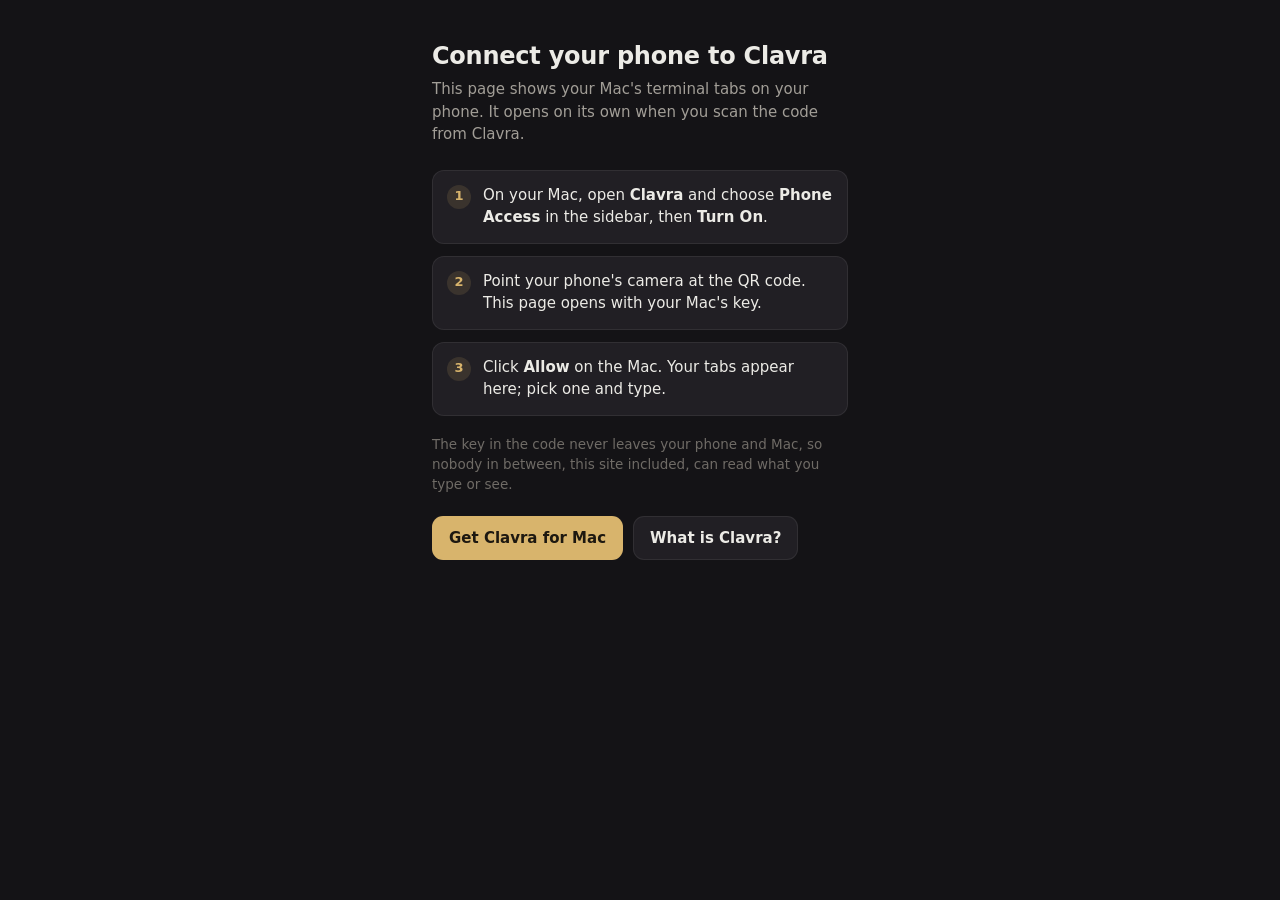
<file: site/public/connect/index.html>
<!doctype html>
<html lang="en">
<head>
<meta charset="utf-8">
<meta name="viewport" content="width=device-width, initial-scale=1, viewport-fit=cover, interactive-widget=resizes-content">
<meta name="color-scheme" content="dark">
<meta name="apple-mobile-web-app-capable" content="yes">
<meta name="robots" content="noindex, nofollow">
<meta name="referrer" content="no-referrer">
<title>Clavra</title>
<style>
  :root {
    --window: #141316; --card: #211f24; --field: #1d1c20; --line: rgba(255,255,255,.07);
    --ink: #ecebe6; --secondary: #a29e97; --tertiary: #6f6b66; --brass: #d8b46c; --coral: #e2857a;
    --terminal: #121114; --text: #e6e3dc;
  }
  * { box-sizing: border-box; -webkit-tap-highlight-color: transparent; }
  [hidden] { display: none !important; }
  html, body { margin: 0; height: 100%; background: var(--window); color: var(--ink);
    font: 15px -apple-system, BlinkMacSystemFont, "SF Pro Text", system-ui, sans-serif;
    -webkit-text-size-adjust: 100%; text-size-adjust: 100%; overscroll-behavior: none; }
  button, select, input { touch-action: manipulation; }
  body { display: flex; flex-direction: column; height: var(--height, 100dvh); width: 100%; overflow: hidden;
    padding: env(safe-area-inset-top) env(safe-area-inset-right) 0 env(safe-area-inset-left); }
  body > * { min-width: 0; max-width: 100%; }
  header { display: flex; align-items: center; gap: 10px; padding: 10px 14px; border-bottom: 1px solid var(--line); }
  header .dot { width: 7px; height: 7px; border-radius: 50%; background: var(--tertiary); flex: none; }
  header .dot.on { background: #93c7a6; }
  header select { flex: 1; min-width: 0; appearance: none; background: var(--card); color: var(--ink); border: 1px solid var(--line);
    border-radius: 10px; padding: 8px 12px; font: 500 16px -apple-system, system-ui, sans-serif; }
  header button { background: none; border: 0; color: var(--secondary); font: 500 16px -apple-system, system-ui, sans-serif;
    min-width: 44px; min-height: 44px; }
  #note { display: none; margin: 10px 14px 0; padding: 10px 12px; border-radius: 10px; background: var(--card);
    border: 1px solid var(--line); color: var(--secondary); font-size: 13.5px; }
  #note.show { display: block; }
  #note b { color: var(--ink); font-weight: 600; }
  #note.warn { border-color: rgba(226,133,122,.4); }
  .screen-wrap { flex: 1; min-height: 0; position: relative; display: flex; margin: 10px 10px 0; }
  #screen { flex: 1; min-width: 0; min-height: 0; overflow: auto; -webkit-overflow-scrolling: touch; background: var(--terminal);
    border-radius: 12px; padding: 8px; overscroll-behavior: contain;
    font-family: ui-monospace, "SF Mono", Menlo, monospace; color: var(--text); white-space: pre; line-height: 1.25; }
  #screen .row { min-height: 1.25em; }
  #screen.fit { overflow-x: hidden; }
  #latest { position: absolute; right: 10px; bottom: 10px; display: inline-flex; align-items: center; gap: 4px; height: 34px;
    padding: 0 12px 0 9px; border-radius: 17px; border: 1px solid var(--line); background: var(--card); color: var(--ink);
    font: 500 13px -apple-system, system-ui, sans-serif; }
  header #new svg { display: block; margin: auto; }
  #picker, #approve { position: fixed; inset: 0; background: rgba(0,0,0,.45); display: flex; align-items: flex-end; z-index: 5; }
  #approve { z-index: 6; }
  #approve h2 { margin: 0; font-size: 17px; font-weight: 600; }
  #approve .tag { display: inline-flex; align-items: center; gap: 6px; color: var(--coral); font-size: 12.5px; font-weight: 500; margin-bottom: 8px; }
  #approve .tag::before { content: ""; width: 7px; height: 7px; border-radius: 50%; background: var(--coral); }
  #approve-command { margin: 12px 0 8px; padding: 10px 12px; border-radius: 10px; background: var(--field); border: 1px solid var(--line);
    font: 13px ui-monospace, "SF Mono", Menlo, monospace; white-space: pre-wrap; word-break: break-all; color: var(--ink); }
  #approve-reason { margin: 0; color: var(--secondary); font-size: 14px; line-height: 1.45; }
  #approve-impact { margin: 10px 0 0; padding: 10px 12px; border-radius: 10px; background: rgba(226,133,122,.07);
    border: 1px solid rgba(226,133,122,.2); font-size: 13.5px; line-height: 1.45; color: var(--secondary); }
  #approve-impact b { display: block; color: var(--ink); font-weight: 600; margin-bottom: 2px; }
  #approve-impact span { display: block; font: 12px ui-monospace, "SF Mono", Menlo, monospace; overflow: hidden; text-overflow: ellipsis; white-space: nowrap; }
  .choices { display: flex; gap: 10px; margin-top: 16px; }
  .choices button { flex: 1; height: 48px; border-radius: 12px; font: 600 16px -apple-system, system-ui, sans-serif; border: 1px solid var(--line); }
  #approve-no { background: var(--brass); color: #1d1810; border-color: transparent; }
  #approve-yes { background: var(--card); color: var(--coral); border-color: rgba(226,133,122,.45); }
  #note.ask { cursor: pointer; }
  .sheet { width: 100%; max-height: 80%; overflow: auto; background: var(--window); border-top: 1px solid var(--line);
    border-radius: 16px 16px 0 0; padding: 14px 14px max(18px, env(safe-area-inset-bottom)); }
  .sheet-head { display: flex; align-items: center; justify-content: space-between; }
  .sheet-head h2 { margin: 0; font-size: 17px; font-weight: 600; }
  .sheet-head button { background: none; border: 0; color: var(--secondary); min-width: 44px; min-height: 44px; }
  .sheet-note { margin: 0 0 6px; color: var(--tertiary); font-size: 13px; }
  #host-list .group { margin: 14px 2px 6px; font-size: 12.5px; font-weight: 500; color: #93c7a6; }
  #host-list .group.production { color: var(--coral); }
  #host-list .group.staging { color: #8fb3dc; }
  #host-list .group.custom { color: var(--secondary); }
  #host-list button { display: flex; flex-direction: column; align-items: flex-start; gap: 2px; width: 100%; text-align: left;
    margin-bottom: 6px; padding: 11px 13px; border-radius: 11px; border: 1px solid var(--line); background: var(--card); color: var(--ink);
    font: 15px -apple-system, system-ui, sans-serif; }
  #host-list button b { font-weight: 600; }
  #host-list button span { color: var(--tertiary); font-size: 13px; }
  .cursor { outline: 1.5px solid var(--brass); outline-offset: -1px; }
  #keys { display: flex; gap: 6px; padding: 8px 10px 0; overflow-x: auto; scrollbar-width: none; }
  #keys::-webkit-scrollbar { display: none; }
  #keys button { flex: none; min-width: 44px; height: 40px; padding: 0 10px; border-radius: 9px; border: 1px solid var(--line);
    background: var(--card); color: var(--ink); font: 500 14px -apple-system, system-ui, sans-serif; }
  #keys button.on { background: rgba(216,180,108,.16); border-color: rgba(216,180,108,.5); color: var(--brass); }
  form { display: flex; gap: 8px; padding: 8px 10px max(10px, env(safe-area-inset-bottom)); }
  #input { flex: 1; min-width: 0; background: var(--field); color: var(--ink); border: 1px solid var(--line); border-radius: 10px;
    padding: 10px 12px; font: 16px ui-monospace, "SF Mono", Menlo, monospace; }
  #input:disabled { opacity: .45; }
  #send { background: var(--brass); color: #1d1810; border: 0; border-radius: 10px; padding: 0 14px; min-width: 48px; display: grid; place-items: center; }
  .center { flex: 1; display: flex; flex-direction: column; align-items: center; justify-content: center; text-align: center; padding: 30px; gap: 8px; }
  .center h1 { font-size: 20px; margin: 0; font-weight: 600; }
  .center p { margin: 0; color: var(--secondary); max-width: 300px; line-height: 1.45; }
  .how { flex: 1; padding: 36px 22px 28px; max-width: 460px; margin: 0 auto; width: 100%; }
  .how h1 { margin: 6px 0 8px; font-size: 24px; font-weight: 600; letter-spacing: -0.01em; }
  .how > p { margin: 0; color: var(--secondary); line-height: 1.5; }
  .how ol { list-style: none; counter-reset: step; margin: 24px 0 0; padding: 0; display: grid; gap: 12px; }
  .how li { counter-increment: step; display: flex; gap: 12px; align-items: baseline; padding: 14px; border-radius: 12px;
    background: var(--card); border: 1px solid var(--line); line-height: 1.45; }
  .how li::before { content: counter(step); flex: none; width: 24px; height: 24px; border-radius: 50%; display: inline-grid;
    place-items: center; background: rgba(216,180,108,.14); color: var(--brass); font-weight: 600; font-size: 13px; }
  .how b { color: var(--ink); font-weight: 600; }
  .how .note { margin-top: 18px; font-size: 13.5px; color: var(--tertiary); line-height: 1.5; }
  .how .links { display: flex; flex-wrap: wrap; gap: 10px; margin-top: 22px; }
  .how .links a { display: inline-flex; align-items: center; height: 44px; padding: 0 16px; border-radius: 11px; text-decoration: none;
    font-weight: 600; font-size: 15px; background: var(--card); color: var(--ink); border: 1px solid var(--line); }
  .how .links a.primary { background: var(--brass); color: #1d1810; border-color: transparent; }
</style>
</head>
<body>
  <section class="how" id="how" hidden>
    <h1>Connect your phone to Clavra</h1>
    <p>This page shows your Mac's terminal tabs on your phone. It opens on its own when you scan the code from Clavra.</p>
    <ol>
      <li><span>On your Mac, open <b>Clavra</b> and choose <b>Phone Access</b> in the sidebar, then <b>Turn On</b>.</span></li>
      <li><span>Point your phone's camera at the QR code. This page opens with your Mac's key.</span></li>
      <li><span>Click <b>Allow</b> on the Mac. Your tabs appear here; pick one and type.</span></li>
    </ol>
    <p class="note">The key in the code never leaves your phone and Mac, so nobody in between, this site included, can read what you type or see.</p>
    <div class="links">
      <a class="primary" href="https://github.com/Naqara-Dev/clavra/releases/latest">Get Clavra for Mac</a>
      <a href="https://clavra.naqara.dev/">What is Clavra?</a>
    </div>
  </section>
  <div class="center" id="intro">
    <h1>Connecting to Clavra…</h1>
    <p id="intro-text">Keep this page open. Your Mac will ask whether to let this phone in.</p>
  </div>
  <header id="bar" hidden>
    <span class="dot" id="dot"></span>
    <select id="tabs" aria-label="Tab"></select>
    <button id="new" type="button" aria-label="Open a saved host" hidden><svg viewBox="0 0 24 24" width="20" height="20" fill="none" stroke="currentColor" stroke-width="2" stroke-linecap="round" aria-hidden="true"><path d="M12 5v14M5 12h14"/></svg></button>
    <button id="fit" type="button" aria-label="Text size">Aa</button>
  </header>
  <div id="note"></div>
  <div class="screen-wrap" id="wrap" hidden>
    <div id="screen"></div>
    <button id="latest" type="button" hidden aria-label="Back to the latest output"><svg viewBox="0 0 24 24" width="16" height="16" fill="none" stroke="currentColor" stroke-width="2" stroke-linecap="round" stroke-linejoin="round" aria-hidden="true"><path d="M6 9l6 6 6-6"/></svg>Latest</button>
  </div>
  <div id="keys" hidden>
    <button data-key="esc">esc</button>
    <button data-key="tab">tab</button>
    <button data-key="ctrl" id="ctrl">ctrl</button>
    <button data-key="up" aria-label="Up">&#x2191;&#xFE0E;</button>
    <button data-key="down" aria-label="Down">&#x2193;&#xFE0E;</button>
    <button data-key="left" aria-label="Left">&#x2190;&#xFE0E;</button>
    <button data-key="right" aria-label="Right">&#x2192;&#xFE0E;</button>
    <button data-key="cc">⌃C</button>
    <button data-key="cd">⌃D</button>
    <button data-key="pipe">|</button>
    <button data-key="tilde">~</button>
    <button data-key="slash">/</button>
  </div>
  <form id="form" hidden autocomplete="off">
    <input id="input" autocapitalize="off" autocorrect="off" spellcheck="false" enterkeyhint="send" placeholder="Type here">
    <button id="send" type="submit" aria-label="Return"><svg viewBox="0 0 24 24" width="20" height="20" fill="none" stroke="currentColor" stroke-width="2" stroke-linecap="round" stroke-linejoin="round" aria-hidden="true"><path d="M9 10l-5 5 5 5"/><path d="M20 4v7a4 4 0 0 1-4 4H4"/></svg></button>
  </form>
  <div id="picker" hidden>
    <div class="sheet" role="dialog" aria-labelledby="picker-title">
      <div class="sheet-head">
        <h2 id="picker-title">Open a host</h2>
        <button id="picker-close" type="button" aria-label="Close"><svg viewBox="0 0 24 24" width="18" height="18" fill="none" stroke="currentColor" stroke-width="2" stroke-linecap="round" aria-hidden="true"><path d="M6 6l12 12M18 6L6 18"/></svg></button>
      </div>
      <p class="sheet-note">Opens a new tab on your Mac, signed in with what Clavra saved there.</p>
      <div id="host-list"></div>
    </div>
  </div>
  <div id="approve" hidden>
    <div class="sheet" role="dialog" aria-labelledby="approve-title">
      <div class="tag" id="approve-host"></div>
      <h2 id="approve-title">Run this?</h2>
      <div id="approve-command"></div>
      <p id="approve-reason"></p>
      <div id="approve-impact" hidden></div>
      <div class="choices">
        <button id="approve-no" type="button">Don't Run</button>
        <button id="approve-yes" type="button">Run It</button>
      </div>
    </div>
  </div>
  <script src="aead.js"></script>
  <script src="remote.js"></script>
</body>
</html>
</file>
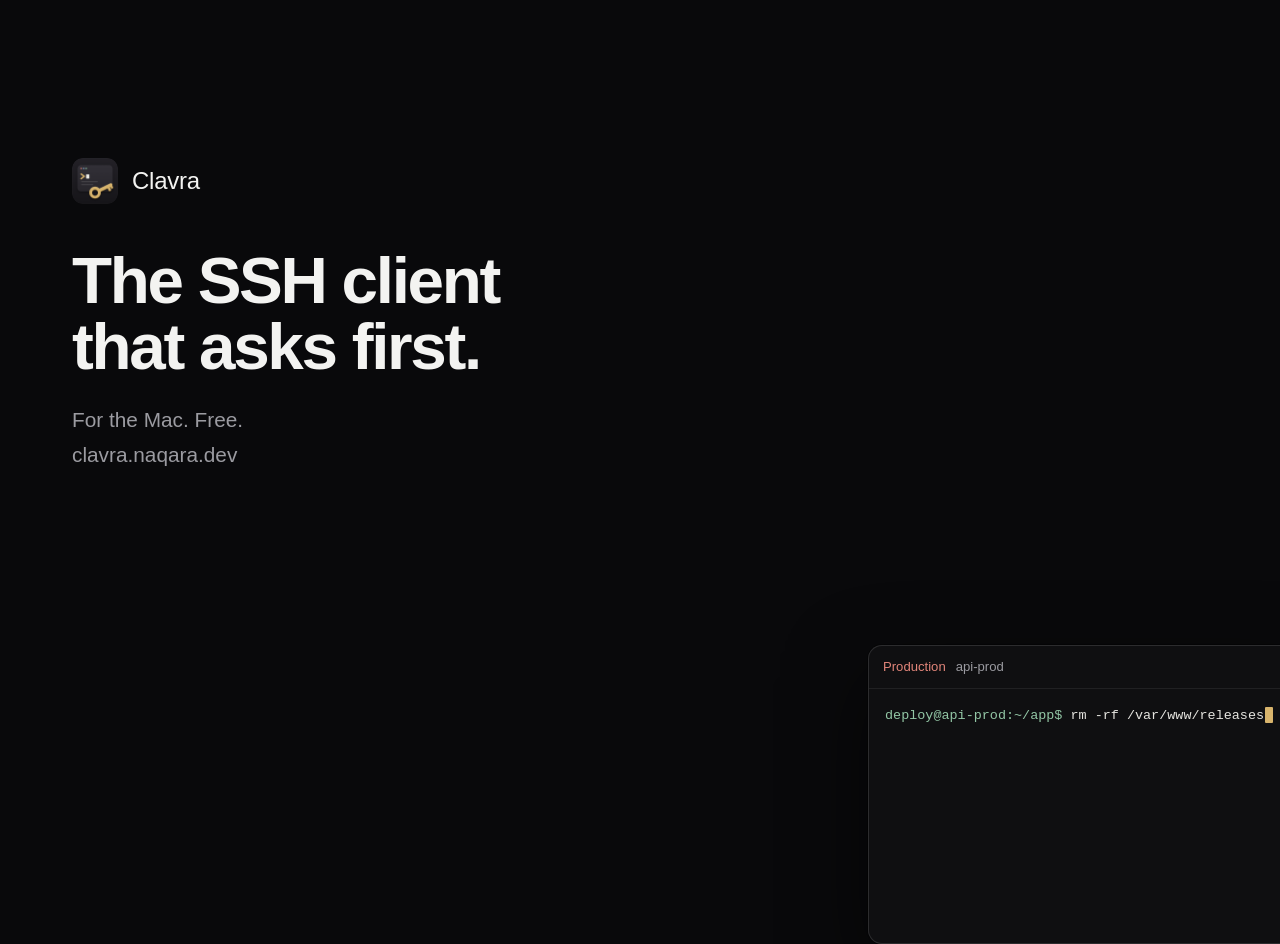
<file: site/tools/og.html>
<!doctype html>
<!-- Share image for clavra.naqara.dev, 1200 x 630. Serve site/ and screenshot:
       chrome --headless=new --hide-scrollbars --window-size=1200,630 --virtual-time-budget=4000 \
         --screenshot=public/og.png http://localhost:8000/tools/og.html -->
<html lang="en">
  <head>
    <meta charset="utf-8" />
    <link href="https://fonts.googleapis.com/css2?family=JetBrains+Mono:wght@400;500&family=Schibsted+Grotesk:wght@500;600;700&display=block" rel="stylesheet" />
    <link rel="stylesheet" href="../public/styles.css" />
    <style>
      html, body { width: 1200px; height: 630px; overflow: hidden; margin: 0; }
      .og { display: grid; grid-template-columns: 1fr 520px; gap: 56px; align-items: center; height: 630px; padding: 0 72px; }
      .og .brand { font-size: 1.5rem; gap: 14px; }
      .og .brand img { width: 46px; height: 46px; border-radius: 11px; }
      .og h1 { margin-top: 44px; font-size: 4.1rem; font-weight: 700; letter-spacing: -0.035em; line-height: 1; }
      .og p.sub { margin-top: 24px; font-size: 1.3rem; color: var(--text-2); max-width: 26ch; }
      .og .term__typed, .og .ask { animation: none; }
      .og .guard__screen { min-height: 0; }
    </style>
  </head>
  <body>
    <div class="og">
      <div>
        <span class="brand"><img src="../public/img/icon-192.png" alt="" /><span>Clavra</span></span>
        <h1>The SSH client that asks first.</h1>
        <p class="sub">For the Mac. Free. clavra.naqara.dev</p>
      </div>
      <div class="guard">
        <div class="guard__bar"><span class="place place--production">Production</span> api-prod</div>
        <div class="guard__screen">
          <p class="term"><span class="term__prompt">deploy@api-prod:~/app$</span> <span class="term__typed">rm -rf /var/www/releases</span><span class="term__caret"></span></p>
          <div class="ask">
            <p class="ask__title"><span class="dot dot--production"></span>Run this on api-prod?</p>
            <p class="ask__command">rm -rf /var/www/releases</p>
            <p class="ask__why">Deletes files without asking. Nothing has been sent yet.</p>
            <div class="ask__buttons">
              <span class="button button--brass button--small">Don't Run</span>
              <span class="button button--coral button--small">Run It</span>
            </div>
          </div>
        </div>
      </div>
    </div>
  </body>
</html>
</file>
<file: site/public/styles.css>
/* clavra.naqara.dev. Near-black, light type, hairlines for structure. Colour is kept for meaning:
   coral for production, sage and mist for the other places, brass only for the caret. */

:root {
  --bg: #09090b;
  --bg-2: #0f0f12;
  --bg-3: #16161a;
  --bg-4: #1e1e23;
  --line: rgba(255, 255, 255, 0.07);
  --line-2: rgba(255, 255, 255, 0.12);
  --text: #f3f3f1;
  --text-2: #9b9ba1;
  --text-3: #66666d;
  --light: #f3f3f1;
  --brass: #d8b46c;
  --coral: #e2857a;
  --mist: #8fb3dc;
  --sage: #93c7a6;
  --terminal: #111113;
  --sans: "Geist", -apple-system, BlinkMacSystemFont, "Segoe UI", sans-serif;
  --mono: "Geist Mono", ui-monospace, "SF Mono", Menlo, monospace;
  --wrap: 1200px;
  --ease: cubic-bezier(0.2, 0.75, 0.25, 1);
}

*,
*::before,
*::after {
  box-sizing: border-box;
}

html {
  -webkit-text-size-adjust: 100%;
  text-size-adjust: 100%;
  scroll-behavior: smooth;
}

body {
  margin: 0;
  background: var(--bg);
  overflow-x: hidden;
  color: var(--text);
  font: 400 1rem/1.65 var(--sans);
  -webkit-font-smoothing: antialiased;
  -moz-osx-font-smoothing: grayscale;
}

img {
  display: block;
  max-width: 100%;
  height: auto;
}

a {
  color: inherit;
  text-decoration-color: rgba(255, 255, 255, 0.25);
  text-underline-offset: 3px;
  transition: color 160ms ease;
}

a:hover {
  color: #fff;
}

:focus-visible {
  outline: 2px solid var(--light);
  outline-offset: 3px;
  border-radius: 6px;
}

code {
  font: 0.88em var(--mono);
  color: var(--text);
  background: var(--bg-3);
  border-radius: 5px;
  padding: 0.1em 0.38em;
  white-space: nowrap;
}

h1,
h2,
h3 {
  margin: 0;
  font-weight: 500;
  letter-spacing: -0.03em;
  line-height: 1.1;
}

h2 {
  font-size: clamp(1.9rem, 3.6vw, 2.9rem);
  letter-spacing: -0.038em;
  line-height: 1.08;
  max-width: 20ch;
}

h3 {
  font-size: 1.05rem;
  letter-spacing: -0.01em;
}

p {
  margin: 0;
}

.nowrap {
  white-space: nowrap;
}

.wrap {
  width: min(var(--wrap), 100% - 32px);
  margin-inline: auto;
}

.skip {
  position: absolute;
  left: -999px;
  top: 8px;
  background: var(--light);
  color: var(--bg);
  padding: 8px 14px;
  border-radius: 8px;
  z-index: 10;
}

.skip:focus {
  left: 16px;
}

.section__lede {
  margin-top: 16px;
  color: var(--text-2);
  max-width: 52ch;
  font-size: 1.125rem;
  font-weight: 300;
}

/* ---------- Top bar ---------- */

.top {
  position: sticky;
  top: 0;
  z-index: 5;
  border-bottom: 1px solid transparent;
  transition: background-color 240ms ease, border-color 240ms ease;
}

.is-scrolled .top {
  background: rgba(9, 9, 11, 0.72);
  backdrop-filter: blur(14px) saturate(140%);
  -webkit-backdrop-filter: blur(14px) saturate(140%);
  border-bottom-color: var(--line);
}

.top__row {
  display: flex;
  align-items: center;
  gap: 40px;
  height: 68px;
}

.brand {
  display: flex;
  align-items: center;
  gap: 10px;
  text-decoration: none;
  font-weight: 500;
  font-size: 1.05rem;
  letter-spacing: -0.01em;
}

.brand img {
  border-radius: 7px;
  width: 26px;
  height: 26px;
}

.top__nav {
  flex: 1;
  display: flex;
  align-items: center;
  gap: 30px;
  font-size: 0.95rem;
}

.top__nav a {
  text-decoration: none;
  color: var(--text-2);
}

.top__nav a:hover,
.top__nav a.is-current {
  color: var(--text);
}

.top__nav .top__download {
  margin-left: auto;
  color: var(--bg);
  background: var(--light);
  padding: 7px 14px;
  border-radius: 9px;
  font-weight: 500;
}

.top__nav .top__download:hover {
  color: var(--bg);
  background: #fff;
}

/* ---------- Buttons ---------- */

.button {
  display: inline-flex;
  align-items: center;
  justify-content: center;
  gap: 8px;
  height: 44px;
  padding: 0 20px;
  border-radius: 10px;
  font: 500 0.98rem var(--sans);
  letter-spacing: -0.005em;
  text-decoration: none;
  border: 1px solid transparent;
  cursor: pointer;
  transition: background-color 160ms ease, border-color 160ms ease, color 160ms ease, transform 120ms ease;
}

.button:active {
  transform: scale(0.98);
}

.button--light {
  background: var(--light);
  color: var(--bg);
}

.button--light:hover {
  background: #fff;
  color: var(--bg);
}

.button--dark {
  background: var(--bg-3);
  border-color: var(--line);
  color: var(--text);
}

.button--dark:hover {
  background: var(--bg-4);
  color: var(--text);
}

.button--coral,
.button--coral:hover {
  color: var(--coral);
}

.button--small {
  height: 34px;
  padding: 0 14px;
  font-size: 0.88rem;
  border-radius: 8px;
}

/* ---------- Hero ---------- */

.hero {
  position: relative;
  isolation: isolate;
  padding: clamp(56px, 9vw, 128px) 0 clamp(64px, 8vw, 112px);
}

/* A faint light from above the stage, nothing more. */
.hero::before {
  content: "";
  position: absolute;
  z-index: -1;
  inset: 34% 0 auto;
  height: 70%;
  background: radial-gradient(60% 50% at 50% 30%, rgba(216, 180, 108, 0.07), transparent 70%);
  pointer-events: none;
}

.hero h1 {
  font-size: clamp(2.4rem, 5vw, 4.3rem);
  font-weight: 500;
  letter-spacing: -0.045em;
  line-height: 1.03;
  max-width: 22ch;
}

.hero__lede {
  margin-top: 22px;
  font-size: clamp(1.1rem, 1.5vw, 1.3rem);
  font-weight: 300;
  color: var(--text-2);
  max-width: 48ch;
}

.hero__row {
  display: flex;
  flex-wrap: wrap;
  align-items: center;
  justify-content: space-between;
  gap: 20px;
  margin-top: 34px;
}

.hero__actions {
  display: flex;
  flex-wrap: wrap;
  gap: 10px;
}

.hero__side {
  text-decoration: none;
  font-weight: 500;
  color: var(--text);
}

.hero__side span {
  display: inline-block;
  transition: transform 200ms var(--ease);
}

.hero__side:hover span {
  transform: translateX(3px);
}

.hero__fine {
  margin-top: 16px;
  font-size: 0.88rem;
  color: var(--text-3);
}

/* The stage: the app, with the guard card resting on its corner. */
.stage {
  position: relative;
  margin-top: clamp(48px, 7vw, 80px);
  padding: clamp(10px, 1.6vw, 18px);
  border: 1px solid var(--line);
  border-radius: 22px;
  background: linear-gradient(180deg, rgba(255, 255, 255, 0.025), rgba(255, 255, 255, 0) 40%), var(--bg-2);
}

.window {
  margin: 0;
  border-radius: 12px;
  overflow: hidden;
  border: 1px solid var(--line);
  background: var(--bg-2);
}

.window--hero {
  border-radius: 12px;
}

/* The guard card: a terminal with Clavra's question over it. site.js plays it: a risky command
   types itself, Return is pressed, the question comes up, Don't Run is chosen. */
.guard {
  position: relative;
  margin-top: 14px;
  background: rgba(17, 17, 19, 0.92);
  border: 1px solid var(--line-2);
  border-radius: 14px;
  overflow: hidden;
  box-shadow: 0 30px 80px rgba(0, 0, 0, 0.55), 0 0 0 1px rgba(0, 0, 0, 0.4);
  backdrop-filter: blur(16px);
  -webkit-backdrop-filter: blur(16px);
}

@media (min-width: 960px) {
  .guard {
    position: absolute;
    right: -28px;
    bottom: -44px;
    width: 440px;
    margin: 0;
  }
}

.guard__bar {
  display: flex;
  align-items: center;
  gap: 10px;
  padding: 10px 14px;
  font-size: 0.82rem;
  color: var(--text-2);
  border-bottom: 1px solid var(--line);
}

.guard__lights {
  display: flex;
  gap: 6px;
  margin-right: 4px;
}

.guard__lights i {
  width: 9px;
  height: 9px;
  border-radius: 50%;
  background: var(--bg-4);
}

.guard__count {
  margin-left: auto;
  font: 400 0.76rem var(--mono);
  color: var(--text-3);
}

.guard__count.is-bumped [data-held] {
  display: inline-block;
  color: var(--text);
  animation: bump 420ms var(--ease);
}

.place {
  font-weight: 500;
}

.place--production {
  color: var(--coral);
}

.guard__screen {
  position: relative;
  min-height: 268px;
  padding: 16px 16px 18px;
  font: 0.84rem/1.6 var(--mono);
}

.term {
  color: #e6e5e0;
  word-break: break-all;
}

.term__prompt {
  color: var(--sage);
}

.term__typed {
  white-space: pre-wrap;
}

.term__caret {
  display: inline-block;
  width: 0.6em;
  height: 1.15em;
  margin-left: 1px;
  vertical-align: text-bottom;
  background: var(--brass);
  border-radius: 1px;
  animation: blink 1.05s steps(1) infinite;
}

.guard.is-typing .term__caret {
  animation: none;
}

.term__key {
  display: inline-block;
  margin-left: 10px;
  padding: 1px 7px;
  font: 400 0.7rem var(--sans);
  color: var(--text-2);
  border: 1px solid var(--line-2);
  border-radius: 6px;
  vertical-align: 2px;
  opacity: 0;
  transform: translateY(4px);
  transition: opacity 160ms ease, transform 160ms ease;
}

.term__key.is-pressed {
  opacity: 1;
  transform: translateY(0);
  animation: keypress 360ms var(--ease);
}

.term--after {
  margin-top: 10px;
  color: var(--sage);
  animation: rise 360ms var(--ease) both;
}

.ask {
  margin-top: 20px;
  padding: 14px 16px 16px;
  background: var(--bg-3);
  border: 1px solid var(--line);
  border-radius: 12px;
  font-family: var(--sans);
  opacity: 0;
  transform: translateY(10px);
  transition: opacity 300ms var(--ease), transform 400ms var(--ease);
}

.ask.is-in {
  opacity: 1;
  transform: none;
}

.ask[hidden] {
  display: none;
}

.ask__title {
  font-weight: 500;
  font-size: 0.98rem;
}

.ask__title::before {
  content: "";
  display: inline-block;
  width: 7px;
  height: 7px;
  margin-right: 8px;
  border-radius: 50%;
  background: var(--coral);
  vertical-align: 1px;
}

.ask__command {
  margin-top: 10px;
  padding: 8px 10px;
  background: var(--bg);
  border-radius: 7px;
  font: 0.84rem var(--mono);
  word-break: break-all;
}

.ask__why {
  margin-top: 10px;
  font-size: 0.88rem;
  color: var(--text-2);
}

.ask__buttons {
  display: flex;
  flex-wrap: wrap;
  gap: 8px;
  margin-top: 14px;
}

.ask .button.is-pressed {
  transform: scale(0.95);
}

/* ---------- What the guard catches, going by ---------- */

.ticker {
  overflow: hidden;
  border-block: 1px solid var(--line);
  padding: 18px 0;
  -webkit-mask-image: linear-gradient(90deg, transparent, #000 10%, #000 90%, transparent);
  mask-image: linear-gradient(90deg, transparent, #000 10%, #000 90%, transparent);
}

.ticker__track {
  display: flex;
  width: max-content;
  animation: ticker 60s linear infinite;
}

.ticker:hover .ticker__track {
  animation-play-state: paused;
}

.ticker__list {
  display: flex;
  gap: 44px;
  margin: 0;
  padding: 0 22px;
  list-style: none;
}

.ticker__list li {
  display: flex;
  align-items: baseline;
  gap: 10px;
  white-space: nowrap;
}

.ticker__list code {
  background: none;
  padding: 0;
  color: var(--text-2);
  font-size: 0.9rem;
}

.ticker__list span {
  font-size: 0.76rem;
  color: var(--coral);
  opacity: 0.85;
}

/* ---------- Places ---------- */

.places {
  padding: clamp(80px, 11vw, 144px) 0 clamp(64px, 8vw, 104px);
}

/* One window split three ways, the way the app shows them. */
.panes {
  margin-top: 56px;
  border: 1px solid var(--line);
  border-radius: 14px;
  overflow: hidden;
  background: var(--terminal);
}

.panes__bar {
  display: flex;
  align-items: center;
  height: 38px;
  padding: 0 14px;
  border-bottom: 1px solid var(--line);
}

.panes__lights {
  display: flex;
  gap: 6px;
}

.panes__lights i {
  width: 9px;
  height: 9px;
  border-radius: 50%;
  background: var(--bg-4);
}

.panes__row {
  display: grid;
}

.pane {
  position: relative;
  padding: 14px 18px 20px;
}

.pane + .pane {
  border-top: 1px solid var(--line);
}

.pane--production::before {
  content: "";
  position: absolute;
  inset: 0 0 auto;
  height: 1px;
  background: var(--coral);
}

.pane .pane__name {
  font-size: 0.82rem;
}

.pane .pane__name span {
  color: var(--text-3);
  font-weight: 400;
}

.places__list {
  list-style: none;
  margin: 32px 0 0;
  padding: 0;
  display: grid;
  gap: 24px;
}

@media (min-width: 820px) {
  .panes__row,
  .places__list {
    grid-template-columns: repeat(3, 1fr);
  }
  .pane + .pane {
    border-top: 0;
    border-left: 1px solid var(--line);
  }
  .places__list {
    gap: 0;
  }
  .places__item {
    padding-right: 32px;
  }
}

.places__item h3 {
  font-size: 1rem;
}

.places__item p {
  margin-top: 6px;
  color: var(--text-2);
  font-size: 0.95rem;
  font-weight: 300;
  max-width: 34ch;
}

/* ---------- Features ---------- */

.features {
  padding: clamp(40px, 6vw, 80px) 0 clamp(24px, 4vw, 48px);
}

.feature {
  display: grid;
  gap: 28px;
  align-items: center;
  padding-bottom: clamp(64px, 9vw, 120px);
}

@media (min-width: 960px) {
  .feature {
    grid-template-columns: 340px 1fr;
    gap: 72px;
  }
  .feature--flip {
    grid-template-columns: 1fr 340px;
  }
  .feature--flip .feature__text {
    order: 2;
  }
}

.feature__text h2 {
  font-size: clamp(1.6rem, 2.6vw, 2.1rem);
}

.feature__text p {
  margin-top: 16px;
  color: var(--text-2);
  font-weight: 300;
  font-size: 1.04rem;
}

.feature .window {
  border-radius: 14px;
}

/* ---------- Made for the bad day ---------- */

.more {
  padding: clamp(72px, 10vw, 128px) 0;
  border-top: 1px solid var(--line);
}

.more__list {
  list-style: none;
  margin: 56px 0 0;
  padding: 0;
  display: grid;
  column-gap: 40px;
}

@media (min-width: 640px) {
  .more__list {
    grid-template-columns: repeat(2, 1fr);
  }
}

@media (min-width: 1000px) {
  .more__list {
    grid-template-columns: repeat(4, 1fr);
  }
}

.more__item {
  padding: 22px 0 34px;
  border-top: 1px solid var(--line);
}

.more__item p {
  margin-top: 10px;
  color: var(--text-2);
  font-size: 0.93rem;
  line-height: 1.6;
}

.more__item code {
  white-space: normal;
}

/* ---------- Phone ---------- */

.phone {
  padding: clamp(72px, 10vw, 128px) 0;
  border-top: 1px solid var(--line);
}

.phone__grid {
  display: grid;
  gap: 56px;
  align-items: center;
}

@media (min-width: 900px) {
  .phone__grid {
    grid-template-columns: 320px 1fr;
    gap: 96px;
  }
}

.phone__shot {
  position: relative;
  margin: 0 auto;
  width: min(320px, 78vw);
  border-radius: 40px;
  overflow: hidden;
  border: 1px solid var(--line-2);
  padding: 8px;
  background: var(--bg-3);
}

.phone__shot img {
  border-radius: 32px;
}

.phone__text > p {
  margin-top: 18px;
  color: var(--text-2);
  font-weight: 300;
  font-size: 1.04rem;
  max-width: 54ch;
}

.steps {
  margin: 28px 0 0;
  padding: 0;
  list-style: none;
  counter-reset: step;
  display: grid;
  gap: 12px;
}

.steps li {
  counter-increment: step;
  display: flex;
  align-items: baseline;
  gap: 14px;
  color: var(--text-3);
  transition: color 300ms ease;
}

.steps li::before {
  content: counter(step);
  flex: none;
  display: inline-grid;
  place-items: center;
  width: 24px;
  height: 24px;
  border-radius: 50%;
  border: 1px solid var(--line-2);
  color: var(--text-3);
  font: 400 0.78rem var(--mono);
  transition: background-color 300ms ease, color 300ms ease, border-color 300ms ease;
}

.steps li.is-on {
  color: var(--text);
}

.steps li.is-on::before {
  background: var(--light);
  border-color: var(--light);
  color: var(--bg);
}

.no-motion .steps li,
.no-motion .steps li::before {
  color: inherit;
}

.phone__actions {
  display: flex;
  flex-wrap: wrap;
  gap: 10px;
  margin-top: 30px;
}

.phone .phone__safe {
  margin-top: 30px;
  padding-top: 22px;
  border-top: 1px solid var(--line);
  font-size: 0.92rem;
  color: var(--text-3);
}

.phone__scan {
  position: absolute;
  z-index: 1;
  inset: 0 0 auto;
  height: 1px;
  background: var(--light);
  opacity: 0;
  pointer-events: none;
}

.phone__shot.is-scanning .phone__scan {
  animation: scan 1.6s var(--ease) 2;
}

/* ---------- Details ---------- */

.details {
  padding: clamp(72px, 10vw, 128px) 0;
  border-top: 1px solid var(--line);
}

.details__list {
  margin: 48px 0 0;
  display: grid;
  border-top: 1px solid var(--line);
}

@media (min-width: 820px) {
  .details__list {
    grid-template-columns: 1fr 1fr;
    column-gap: 64px;
  }
}

.details__list div {
  padding: 22px 0;
  border-bottom: 1px solid var(--line);
}

.details__list dt {
  font-weight: 500;
}

.details__list dd {
  margin: 6px 0 0;
  color: var(--text-2);
  font-size: 0.95rem;
  max-width: 52ch;
}

/* ---------- FAQ ---------- */

.faq {
  padding: clamp(72px, 10vw, 128px) 0;
  border-top: 1px solid var(--line);
}

.faq__wrap {
  max-width: 820px;
}

.faq h2 {
  margin-bottom: 36px;
}

.faq details {
  border-top: 1px solid var(--line);
}

.faq details:last-of-type {
  border-bottom: 1px solid var(--line);
}

.faq summary {
  cursor: pointer;
  list-style: none;
  padding: 20px 40px 20px 0;
  font-weight: 400;
  font-size: 1.05rem;
  position: relative;
  transition: color 160ms ease;
}

.faq summary:hover {
  color: #fff;
}

.faq summary::-webkit-details-marker {
  display: none;
}

.faq summary::after {
  content: "+";
  position: absolute;
  right: 4px;
  top: 16px;
  font-size: 1.35rem;
  font-weight: 300;
  color: var(--text-3);
  transition: transform 300ms var(--ease);
}

.faq details[open] summary::after {
  transform: rotate(45deg);
}

.faq details > p {
  overflow: hidden;
  padding-bottom: 22px;
  color: var(--text-2);
  font-weight: 300;
  max-width: 64ch;
}

.faq details code {
  white-space: normal;
}

/* ---------- End ---------- */

.end {
  padding: clamp(80px, 11vw, 144px) 0 clamp(72px, 9vw, 112px);
  border-top: 1px solid var(--line);
}

.end__row {
  display: flex;
  flex-wrap: wrap;
  align-items: flex-end;
  justify-content: space-between;
  gap: 32px;
}

.end h2 {
  font-size: clamp(2.4rem, 5.4vw, 4.4rem);
  letter-spacing: -0.045em;
  max-width: none;
}

.end p {
  margin-top: 14px;
  color: var(--text-2);
  font-weight: 300;
  font-size: 1.1rem;
}

.end__actions {
  display: flex;
  flex-wrap: wrap;
  gap: 10px;
}

/* ---------- Footer ---------- */

.foot {
  border-top: 1px solid var(--line);
  padding: 28px 0 44px;
  font-size: 0.88rem;
  color: var(--text-3);
}

.foot__row {
  display: flex;
  flex-wrap: wrap;
  justify-content: space-between;
  gap: 16px;
}

.foot nav {
  display: flex;
  flex-wrap: wrap;
  gap: 22px;
}

.foot a {
  color: var(--text-2);
  text-decoration: none;
}

.foot a:hover {
  color: var(--text);
}

/* ---------- Labels and the little terminals under them ---------- */

.label {
  display: inline-flex;
  align-items: center;
  gap: 9px;
  font-size: 1rem;
  font-weight: 500;
}

.label::before {
  content: "";
  width: 7px;
  height: 7px;
  border-radius: 50%;
  background: currentColor;
}

.label--personal { color: var(--sage); }
.label--staging { color: var(--mist); }
.label--production { color: var(--coral); }

.mini {
  margin-top: 12px;
  height: 84px;
  font: 0.8rem/1.6 var(--mono);
  color: #e6e5e0;
  overflow: hidden;
}

.mini__line {
  white-space: pre-wrap;
  word-break: break-all;
}

.mini .p { color: var(--sage); }
.mini .ghost { color: var(--text-3); }
.mini .out { color: var(--text-2); display: block; animation: rise 300ms var(--ease) both; }
.mini .held {
  display: inline-block;
  margin-top: 6px;
  font: 400 0.74rem var(--sans);
  color: var(--coral);
  animation: rise 300ms var(--ease) both;
}
.mini .chip {
  display: inline-block;
  margin-left: 6px;
  padding: 0 6px;
  border: 1px solid var(--line-2);
  border-radius: 5px;
  font: 400 0.7rem var(--sans);
  color: var(--text-2);
  animation: keypress 360ms var(--ease);
}
.mini .caret {
  display: inline-block;
  width: 0.55em;
  height: 1.05em;
  vertical-align: text-bottom;
  background: var(--brass);
  border-radius: 1px;
  animation: blink 1.05s steps(1) infinite;
}

/* ---------- Header on phones ---------- */

.top__menu {
  display: none;
}

@media (max-width: 760px) {
  .top__row {
    justify-content: space-between;
    height: 60px;
  }

  .top {
    background: rgba(9, 9, 11, 0.8);
    backdrop-filter: blur(14px);
    -webkit-backdrop-filter: blur(14px);
    border-bottom-color: var(--line);
  }

  .top__menu {
    display: inline-flex;
    align-items: center;
    gap: 10px;
    height: 36px;
    padding: 0 12px;
    border-radius: 9px;
    border: 1px solid var(--line);
    background: var(--bg-3);
    color: var(--text);
    font: 400 0.9rem var(--sans);
    cursor: pointer;
  }

  .top__menu-lines,
  .top__menu-lines::before,
  .top__menu-lines::after {
    display: block;
    width: 15px;
    height: 1.5px;
    border-radius: 2px;
    background: currentColor;
    transition: transform 280ms var(--ease), opacity 200ms ease;
  }

  .top__menu-lines {
    position: relative;
  }

  .top__menu-lines::before,
  .top__menu-lines::after {
    content: "";
    position: absolute;
    left: 0;
  }

  .top__menu-lines::before { top: -5px; }
  .top__menu-lines::after { top: 5px; }

  .top__menu[aria-expanded="true"] .top__menu-lines { background: transparent; }
  .top__menu[aria-expanded="true"] .top__menu-lines::before { transform: translateY(5px) rotate(45deg); }
  .top__menu[aria-expanded="true"] .top__menu-lines::after { transform: translateY(-5px) rotate(-45deg); }

  .top__nav {
    position: absolute;
    top: 100%;
    left: 0;
    right: 0;
    flex-direction: column;
    align-items: stretch;
    gap: 0;
    padding: 8px 16px 18px;
    background: var(--bg);
    border-bottom: 1px solid var(--line);
    opacity: 0;
    visibility: hidden;
    transform: translateY(-6px);
    transition: opacity 200ms ease, transform 300ms var(--ease), visibility 0s 300ms;
  }

  .top__nav.is-open {
    opacity: 1;
    visibility: visible;
    transform: none;
    transition: opacity 200ms ease, transform 300ms var(--ease), visibility 0s;
  }

  .top__nav a {
    padding: 13px 2px;
    font-size: 1.02rem;
    border-bottom: 1px solid var(--line);
  }

  .top__nav .top__download {
    margin: 14px 0 0;
    padding: 12px 14px;
    text-align: center;
    border-bottom: 0;
  }

  .hero__actions,
  .hero__actions .button {
    flex: 1 1 auto;
  }

  .guard__screen {
    min-height: 300px;
    font-size: 0.78rem;
    padding: 14px 14px 16px;
  }

  .guard__host {
    display: none;
  }
}

/* ---------- Motion: quiet fades, nothing that tilts or bounces ---------- */

.hero__title,
.hero__lede,
.hero__row,
.hero__fine {
  animation: rise 800ms var(--ease) both;
}

.hero__lede { animation-delay: 80ms; }
.hero__row { animation-delay: 160ms; }
.hero__fine { animation-delay: 220ms; }

.stage {
  animation: rise 1000ms 260ms var(--ease) both;
}

/* Scroll reveals are switched on by site.js, so the page reads fine without it. */
.js-motion [data-reveal] {
  opacity: 0;
  transform: translateY(16px);
  transition: opacity 800ms var(--ease), transform 800ms var(--ease);
  transition-delay: var(--reveal-delay, 0ms);
}

.js-motion [data-reveal].is-visible {
  opacity: 1;
  transform: none;
}

.js-motion [data-wipe] {
  opacity: 0;
  transform: translateY(20px);
  transition: opacity 900ms var(--ease), transform 900ms var(--ease);
}

.js-motion [data-wipe].is-visible {
  opacity: 1;
  transform: none;
}

@keyframes rise {
  from { opacity: 0; transform: translateY(12px); }
  to { opacity: 1; transform: none; }
}

@keyframes blink {
  50% { opacity: 0; }
}

@keyframes keypress {
  0% { transform: translateY(0); }
  35% { transform: translateY(1px); }
  100% { transform: translateY(0); }
}

@keyframes bump {
  0% { transform: scale(1); }
  40% { transform: scale(1.3); }
  100% { transform: scale(1); }
}

@keyframes ticker {
  to { transform: translateX(-50%); }
}

@keyframes scan {
  0% { top: 0; opacity: 0; }
  10% { opacity: 0.8; }
  90% { opacity: 0.8; }
  100% { top: 100%; opacity: 0; }
}

@media (prefers-reduced-motion: reduce) {
  html { scroll-behavior: auto; }
  *, *::before, *::after {
    animation-duration: 0.01ms !important;
    animation-iteration-count: 1 !important;
    transition-duration: 0.01ms !important;
  }
  .ticker__track { animation: none; flex-wrap: wrap; width: auto; }
  .ticker__track .ticker__list[aria-hidden] { display: none; }
  .ticker__list { flex-wrap: wrap; row-gap: 12px; }
}
</file>
